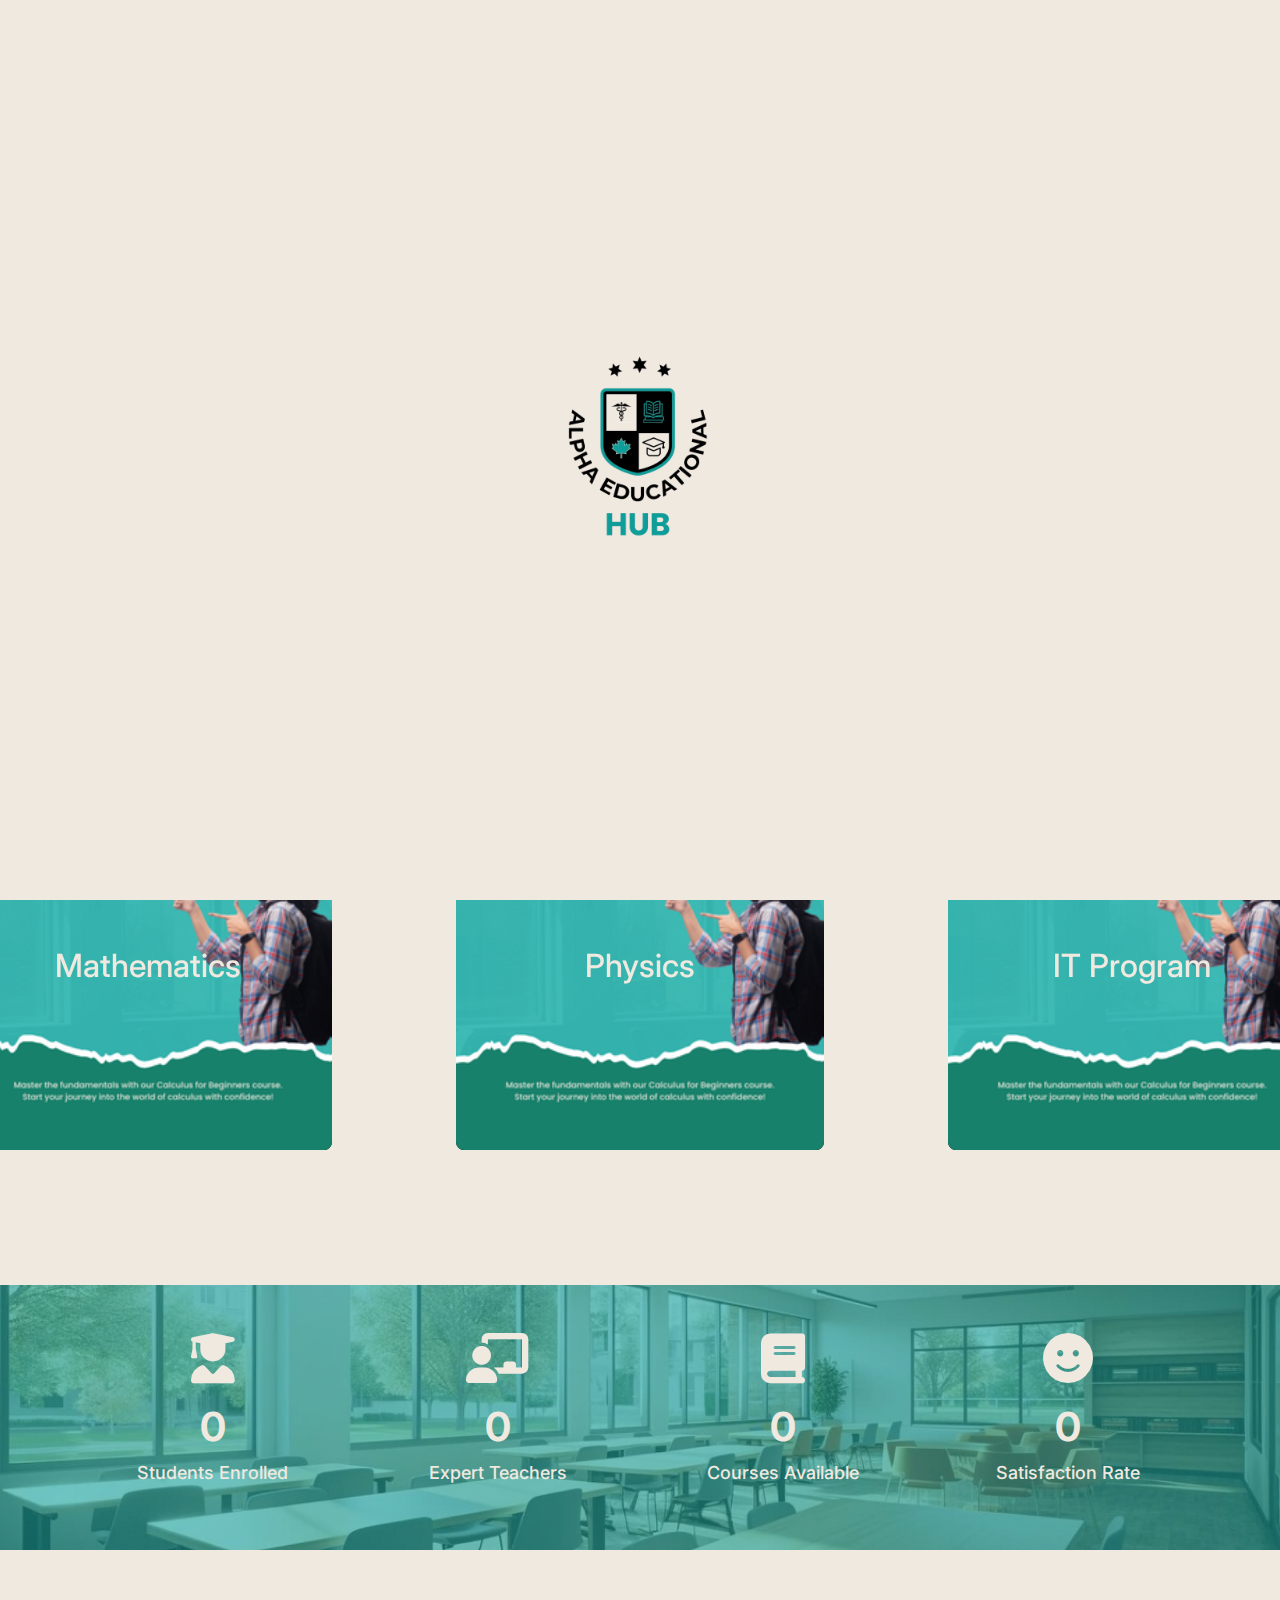
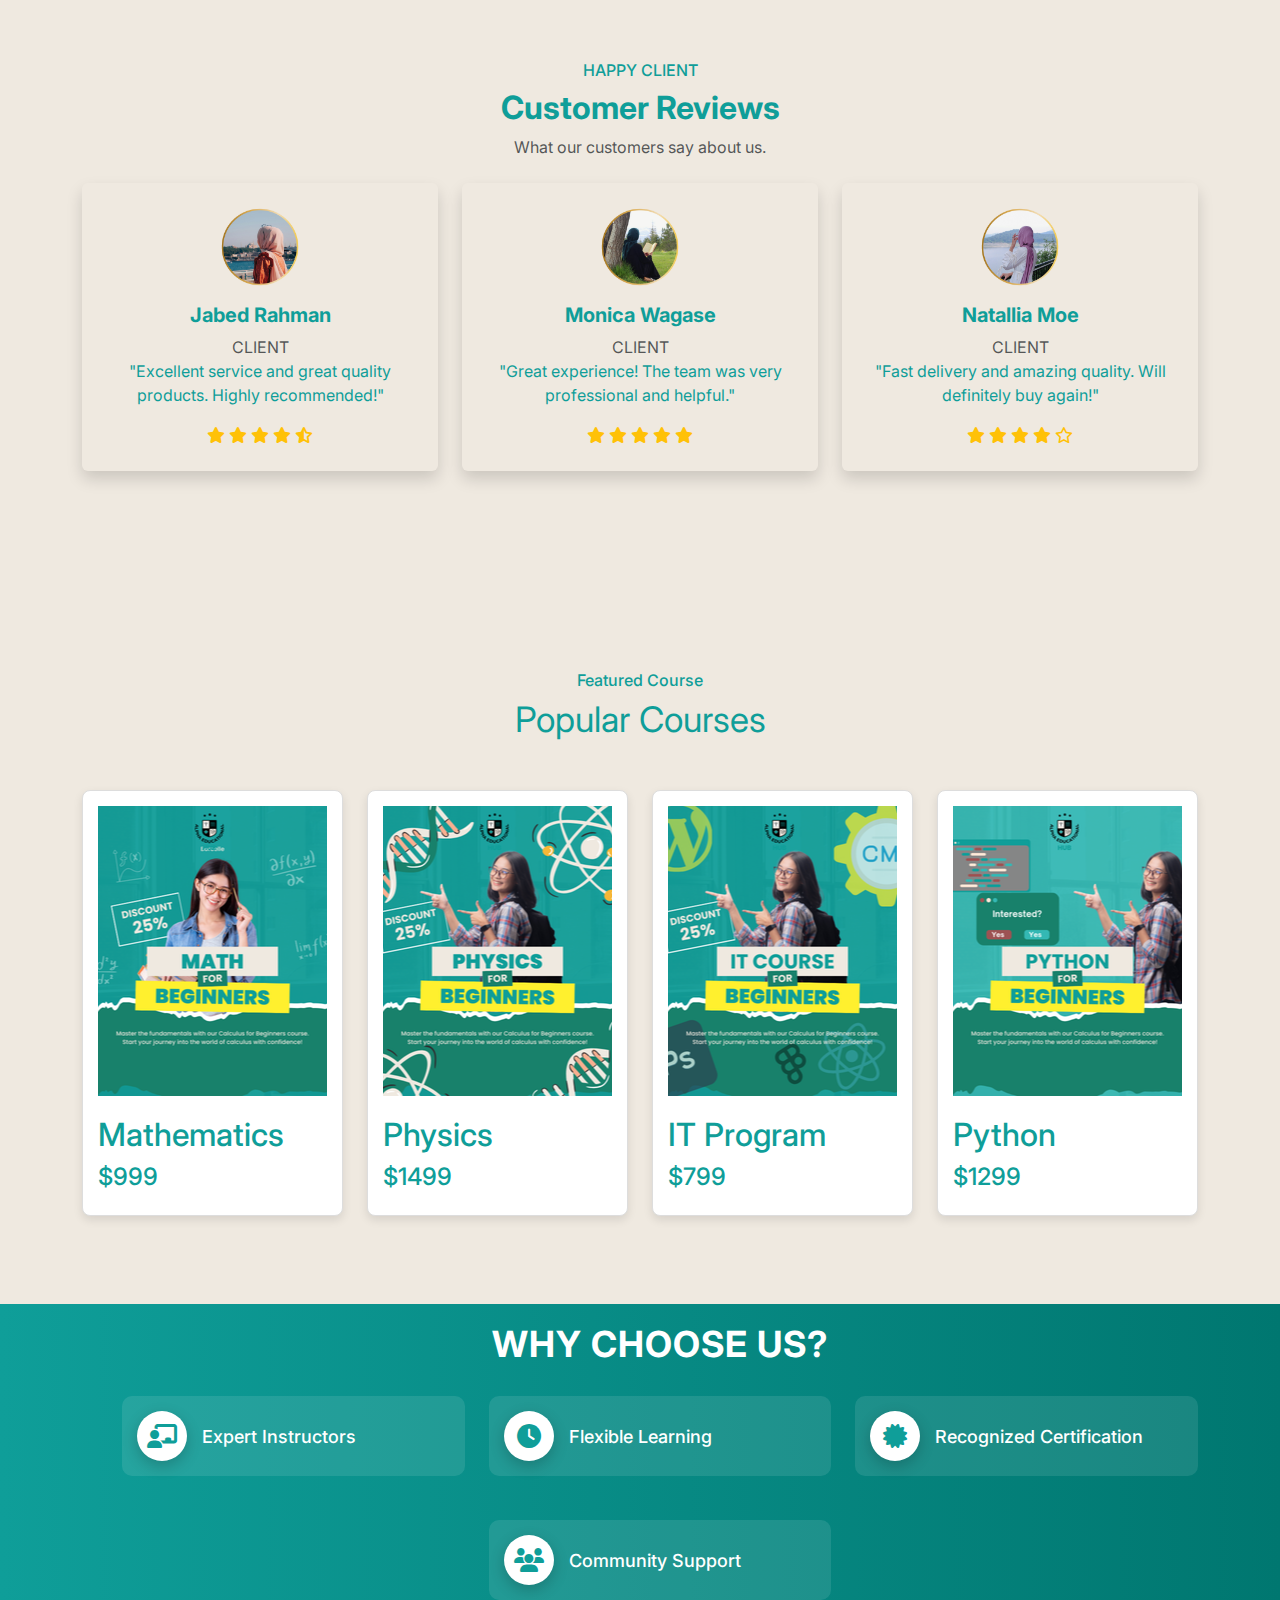
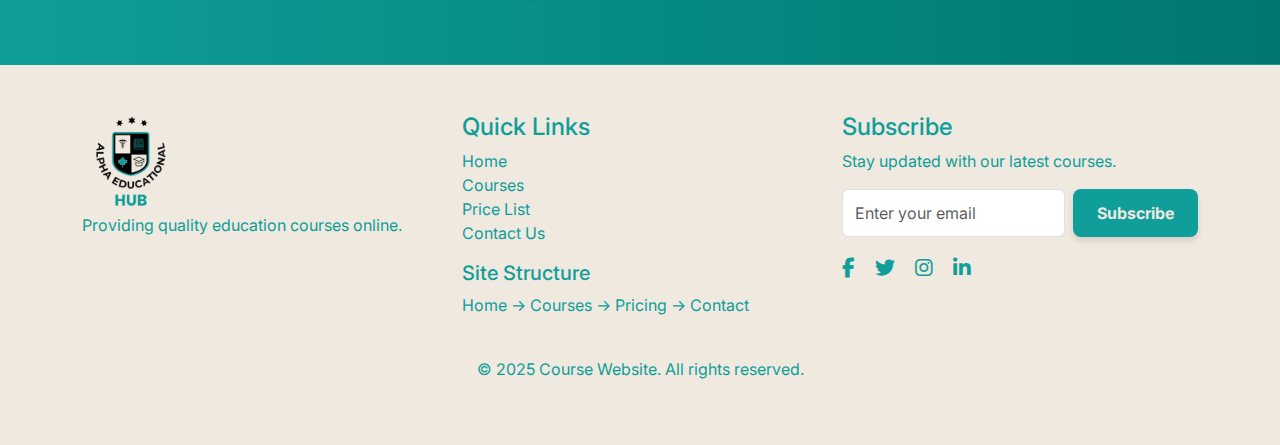
<file: index.html>
<!DOCTYPE html>
<html lang="en">
<head>
    <meta charset="UTF-8">
    <meta name="viewport" content="width=device-width, initial-scale=1.0">
    <title>Home - Course Website</title>
    <link rel="stylesheet" href="https://cdn.jsdelivr.net/npm/bootstrap@5.3.3/dist/css/bootstrap.min.css">
    <link rel="stylesheet" href="styles.css">
    <link rel="stylesheet" href="https://cdnjs.cloudflare.com/ajax/libs/font-awesome/6.7.2/css/all.min.css">
    <!-- <link rel="stylesheet" href="https://cdn.jsdelivr.net/npm/bootstrap@4.4.1/dist/css/bootstrap.min.css" integrity="sha384-Vkoo8x4CGsO3+Hhxv8T/Q5PaXtkKtu6ug5TOeNV6gBiFeWPGFN9MuhOf23Q9Ifjh" crossorigin="anonymous"> -->
    <link rel="icon" type="image/png" href="IMAGES/websitelogo (1).png">
</head>
<body>

    
    <!-- Preloader Section -->
    <div id="preloader">
        <img src="IMAGES/websitelogo__1.png" alt="Loading..." class="loader-logo">
        <div class="background-wave"></div> <!-- Background Wave Layer -->
    </div>





    <!-- Website Header -->
    <nav class="navbar navbar-expand-lg bg-light shadow-sm">
        <div class="container">
            <a class="navbar-brand" href="#">
            <img src="IMAGES/websitelogo__1.png" alt="Website Logo" height="100">
        </a>
            <button class="navbar-toggler" type="button" data-bs-toggle="collapse" data-bs-target="#navbarNav">
                <span class="navbar-toggler-icon"></span>
            </button>
            <div class="collapse navbar-collapse" id="navbarNav">
                <ul class="navbar-nav mx-auto">
                    <li class="nav-item"><a class="nav-link" href="index.html">Home</a></li>
                    <li class="nav-item dropdown">
                        <a class="nav-link dropdown-toggle" href="#" role="button" data-bs-toggle="dropdown">Courses</a>
                        <ul class="dropdown-menu">
                            <li><a class="dropdown-item" href="#">Math</a></li>
                            <li><a class="dropdown-item" href="#">English</a></li>
                            <li><a class="dropdown-item" href="#">Ecommerce</a></li>
                        </ul>
                    </li>
                    <li class="nav-item"><a class="nav-link" href="courses.html">Course Stream</a></li>
                    <li class="nav-item"><a class="nav-link" href="#">Price List</a></li>
                    <li class="nav-item"><a class="nav-link" href="contact.html">Contact Us</a></li>
                </ul>
            </div>
            <a href="#" class="getbutton">Get Started</a>
        </div>
    </nav>


<!-- Website Main Banner -->
<header class="banner">
    <div class="container">
        <div class="row align-items-center">
            <!-- Left Part -->
            <div class="col-md-6 text-left">
                <h1>Choose your path. Grow your career.</h1>
                <p>Expert-led programs. Job-ready certificates. 10,000+ ways to grow.</p>
                <a href="#" class="new-button">Save on Coursera Plus</a>
                <a href="#" class="btn banner-btn-outline">Save on Teams</a>
            </div>
            
            <!-- Right Part (Empty) -->
            <div class="col-md-6"></div>
        </div>
    </div>
</header>



<!-- FLip Box -->
<section id="courses" class="py-5">
    <div class="container text-center">
        <h2 class="text-center mb-4">Our Featured Courses</h2>
        <div class="row justify-content-center">
            <!-- Flip Box 1 -->
            <div class="col-lg-4 col-md-6 col-sm-12 mb-4">
                <div class="flip-box w-100">
                    <div class="flip-box-inner">
                        <div class="flip-box-front">
                            <h2>Mathematics</h2>
                        </div>
                        <div class="flip-box-back">
                            <p>We offer a complete math course covering everything from basic to advanced concepts. Our expert instructors teach in an easy and effective way, ensuring you can solve even complex problems with confidence. Start learning with us today!</p>
                            <button class="btn banner-btn mt-3">Learn More</button>
                        </div>
                    </div>
                </div>
            </div>

            <!-- Flip Box 2 -->
            <div class="col-lg-4 col-md-6 col-sm-12 mb-4">
                <div class="flip-box w-100">
                    <div class="flip-box-inner">
                        <div class="flip-box-front">
                            <h2>Physics</h2>
                        </div>
                        <div class="flip-box-back">
                            <p>We offer a complete physics course that covers fundamental to advanced concepts. Our expert instructors explain complex theories in a simple and practical way, helping you understand and apply physics with confidence. Start learning with us today!</p>
                            <button class="btn banner-btn mt-3">Learn More</button>
                        </div>
                    </div>
                </div>
            </div>

            <!-- Flip Box 3 -->
            <div class="col-lg-4 col-md-6 col-sm-12 mb-4">
                <div class="flip-box w-100">
                    <div class="flip-box-inner">
                        <div class="flip-box-front">
                            <h2>IT Program</h2>
                        </div>
                        <div class="flip-box-back">
                            <p>We offer a comprehensive IT program covering Web Development, SEO, Social Media Marketing (SSM), Video Editing, and E-commerce. Our expert instructors provide hands-on training to help you gain practical skills and build a successful career in the digital world. Start your journey with us today!</p>
                            <button class="btn btn-light mt-3">Learn More</button>
                        </div>
                    </div>
                </div>
            </div>

        </div>
    </div>
</section>




<!-- Cool Numbers Counter -->
<section class="cool-numbers py-5">
    <div class="container text-center">
        <div class="row">
            <div class="col-md-3">
                <i class="fas fa-user-graduate icon"></i>
                <h2 class="count" data-target="500">0</h2>
                <p>Students Enrolled</p>
            </div>
            <div class="col-md-3">
                <i class="fas fa-chalkboard-teacher icon"></i>
                <h2 class="count" data-target="30">0</h2>
                <p>Expert Teachers</p>
            </div>
            <div class="col-md-3">
                <i class="fas fa-book icon"></i>
                <h2 class="count" data-target="100">0</h2>
                <p>Courses Available</p>
            </div>
            <div class="col-md-3">
                <i class="fas fa-smile icon"></i>
                <h2 class="count" data-target="95">0</h2>
                <p>Satisfaction Rate</p>
            </div>
        </div>
    </div>
</section>


<!-- Client Reviews (Testimonial) -->
<section id="reviews" class="py-5">
    <div class="container text-center">
        <h6>HAPPY CLIENT</h6>
        <h2 class="fw-bold">Customer Reviews</h2>
        <p class="text-muted">What our customers say about us.</p>

        <div class="row justify-content-center mt-4">
            <div class="col-lg-4 col-md-6 col-sm-12 mb-4">
                <div class="review-card p-4 shadow rounded">
                    <div class="review-header">
                        <img src="IMAGES/Hummera Malik (1) (1).png" alt="Jabed Rahman" class="rounded-circle" width="80">
                    </div>
                    <div class="review-body mt-3">
                        <h5 class="fw-bold">Jabed Rahman</h5>
                        <span class="text-muted">CLIENT</span>
                        <p>"Excellent service and great quality products. Highly recommended!"</p>
                        <div class="stars text-warning">
                            <i class="fas fa-star"></i>
                            <i class="fas fa-star"></i>
                            <i class="fas fa-star"></i>
                            <i class="fas fa-star"></i>
                            <i class="fas fa-star-half-alt"></i>
                        </div>
                    </div>
                </div>
            </div>

            <div class="col-lg-4 col-md-6 col-sm-12 mb-4">
                <div class="review-card p-4 shadow rounded">
                    <div class="review-header">
                        <img src="IMAGES/Hummera Malik (1).png" alt="Monica Wagase" class="rounded-circle" width="80">
                    </div>
                    <div class="review-body mt-3">
                        <h5 class="fw-bold">Monica Wagase</h5>
                        <span class="text-muted">CLIENT</span>
                        <p>"Great experience! The team was very professional and helpful."</p>
                        <div class="stars text-warning">
                            <i class="fas fa-star"></i>
                            <i class="fas fa-star"></i>
                            <i class="fas fa-star"></i>
                            <i class="fas fa-star"></i>
                            <i class="fas fa-star"></i>
                        </div>
                    </div>
                </div>
            </div>

            <div class="col-lg-4 col-md-6 col-sm-12 mb-4">
                <div class="review-card p-4 shadow rounded">
                    <div class="review-header">
                        <img src="IMAGES/ummi danial.png" alt="Natallia Moe" class="rounded-circle" width="80">
                    </div>
                    <div class="review-body mt-3">
                        <h5 class="fw-bold">Natallia Moe</h5>
                        <span class="text-muted">CLIENT</span>
                        <p>"Fast delivery and amazing quality. Will definitely buy again!"</p>
                        <div class="stars text-warning">
                            <i class="fas fa-star"></i>
                            <i class="fas fa-star"></i>
                            <i class="fas fa-star"></i>
                            <i class="fas fa-star"></i>
                            <i class="far fa-star"></i>
                        </div>
                    </div>
                </div>
            </div>
        </div>
    </div>
</section>





<!-- Course Section Data in Products.json -->
<div class="container mt-5 mb-2">
    <div class="row" id="product-container">
    </div>
</div>





<!-- Website JavaScript Tag  -->
<script src="script.js"></script>



<!-- Why Choose us -->
<section class="why-choose-us">
    <div class="container d-flex justify-content-center align-items-center flex-column">
        <div class="choose-content text-center">
            <h2>Why Choose Us?</h2>
            
            <div class="row justify-content-center">
                <!-- Box 1 -->
                <div class="col-lg-4 col-md-6 col-sm-12 mb-4">
                    <div class="choose-box">
                        <div class="choose-icon"><i class="fas fa-chalkboard-teacher"></i></div>
                        <p>Expert Instructors</p>
                    </div>
                </div>

                <!-- Box 2 -->
                <div class="col-lg-4 col-md-6 col-sm-12 mb-4">
                    <div class="choose-box">
                        <div class="choose-icon"><i class="fas fa-clock"></i></div>
                        <p>Flexible Learning</p>
                    </div>
                </div>

                <!-- Box 3 -->
                <div class="col-lg-4 col-md-6 col-sm-12 mb-4">
                    <div class="choose-box">
                        <div class="choose-icon"><i class="fas fa-certificate"></i></div>
                        <p>Recognized Certification</p>
                    </div>
                </div>

                <!-- Box 4 -->
                <div class="col-lg-4 col-md-6 col-sm-12 mb-4">
                    <div class="choose-box">
                        <div class="choose-icon"><i class="fas fa-users"></i></div>
                        <p>Community Support</p>
                    </div>
                </div>
            </div>
        </div>
    </div>
</section>


<!-- Website Footer -->
<footer class="footer-custom text-white py-5">
    <div class="container">
        <div class="row">
            <!-- Logo & About Section -->
            <div class="col-md-4">
                <a href="index.html">
                    <img src="IMAGES/websitelogo__1.png" alt="Your Logo" class="footer-logo" height="100">
                </a>
                <p>Providing quality education courses online.</p>
            </div>

            <!-- Quick Links & Navigation -->
            <div class="col-md-4">
                <h4>Quick Links</h4>
                <ul class="list-unstyled">
                    <li><a href="#" >Home</a></li>
                    <li><a href="#" >Courses</a></li>
                    <li><a href="#" >Price List</a></li>
                    <li><a href="#" >Contact Us</a></li>
                </ul>
                <h5 class="mt-3">Site Structure</h5>
                <p>Home → Courses → Pricing → Contact</p>
            </div>

            <!-- Subscription & Social Media -->
            <div class="col-md-4">
                <h4>Subscribe</h4>
                <p>Stay updated with our latest courses.</p>
                <div class="d-flex">
                    <input type="email" class="form-control me-2" placeholder="Enter your email">
                    <button class="btn banner-btn">Subscribe</button>
                </div>
                <div class="social-icons mt-3">
                    <a href="#" class="me-3"><i class="fab fa-facebook-f"></i></a>
                    <a href="#" class="me-3"><i class="fab fa-twitter"></i></a>
                    <a href="#" class="me-3"><i class="fab fa-instagram"></i></a>
                    <a href="#" ><i class="fab fa-linkedin-in"></i></a>
                </div>
            </div>
        </div>
    </div>
    <div class="text-center mt-4">
        <p>&copy; 2025 Course Website. All rights reserved.</p>
    </div>
</footer>

<script>
    document.addEventListener("DOMContentLoaded", function () {
        document.querySelectorAll('.flip-box').forEach(box => {
            const front = box.querySelector('.flip-box-front');
            const back = box.querySelector('.flip-box-back');
            const height = Math.max(front.scrollHeight, back.scrollHeight);
            box.style.height = `${height}px`;
        });
    });
    </script>
    

</body>
</html>
</file>
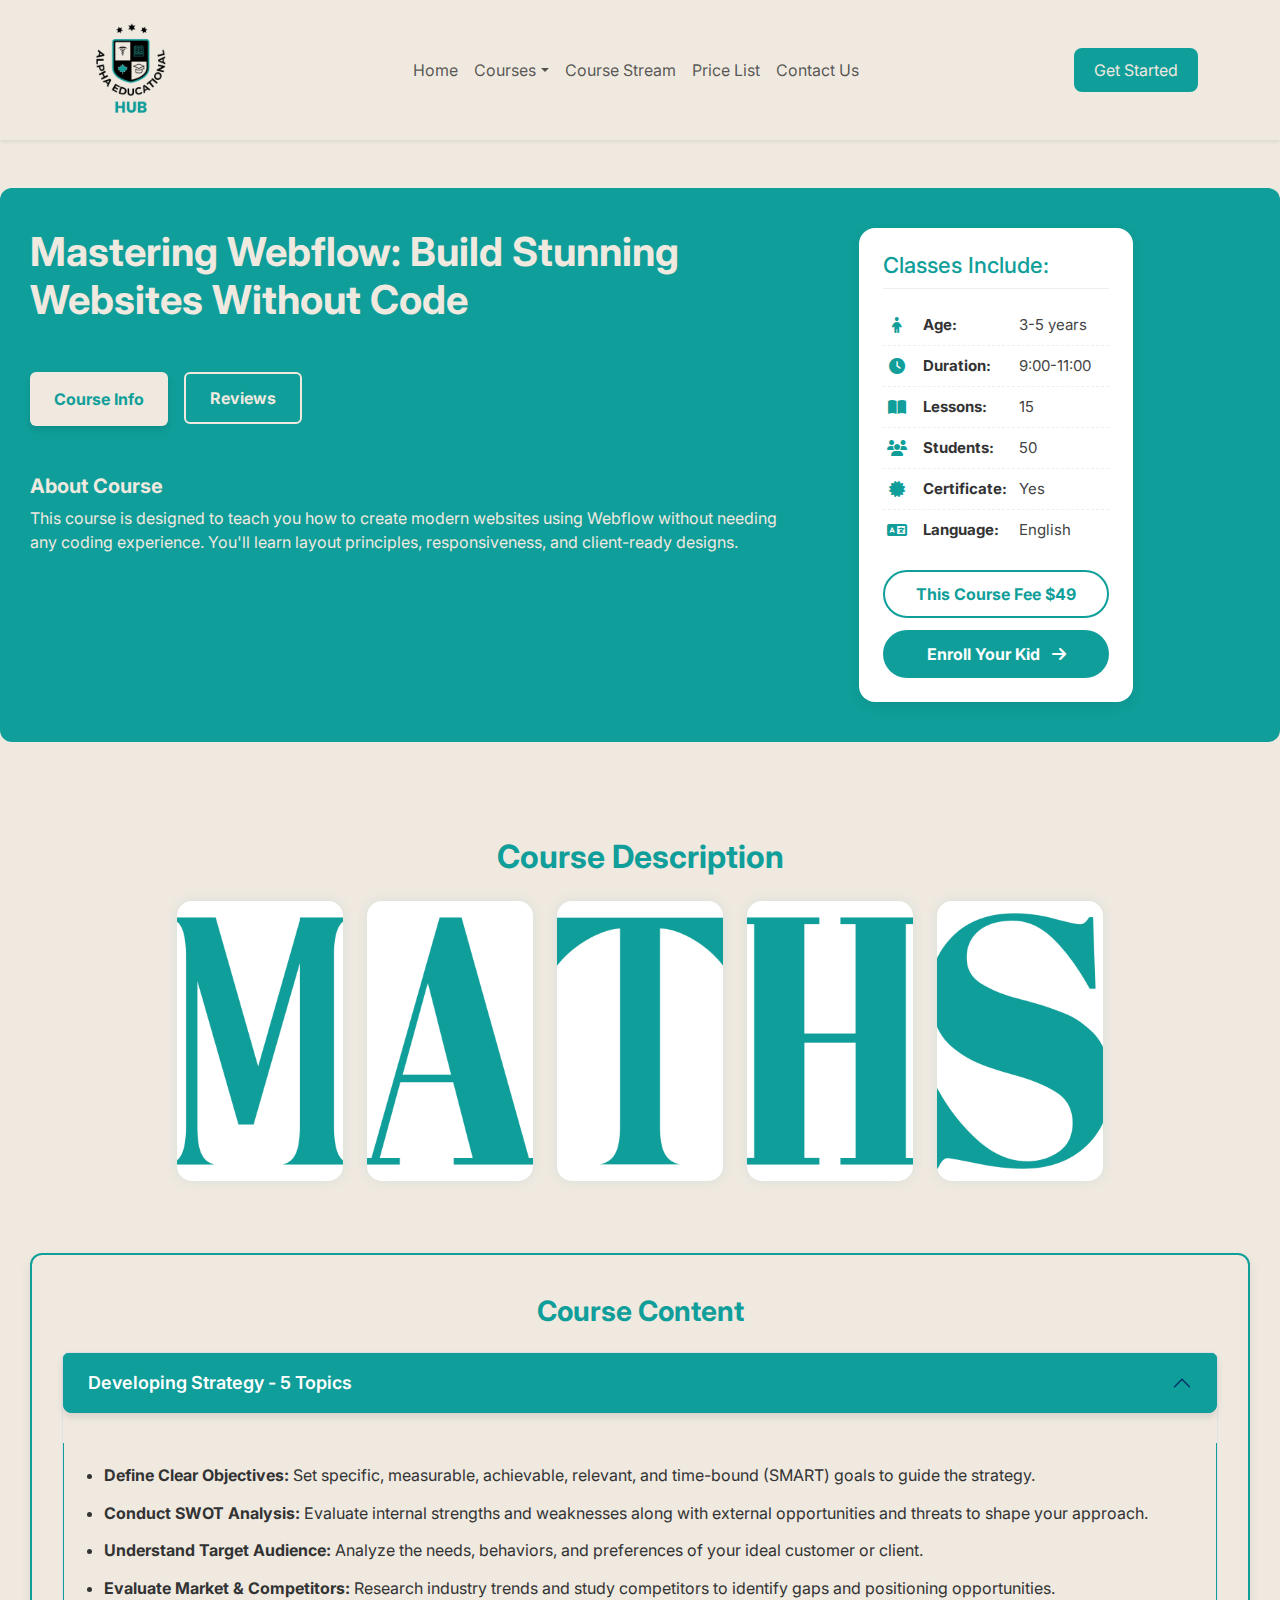
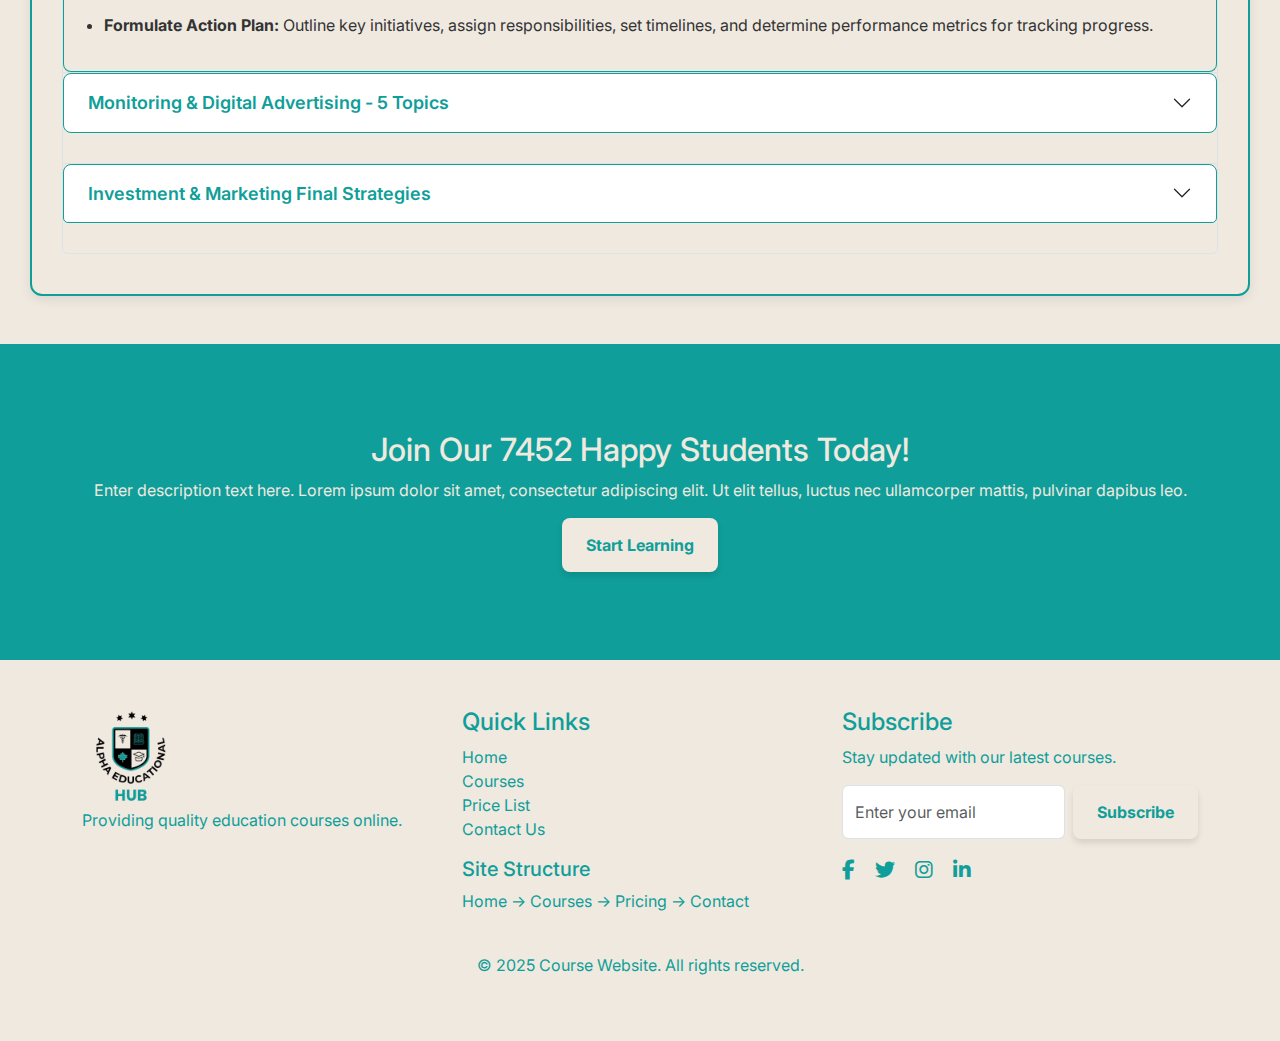
<file: courses.html>
<!DOCTYPE html>
<html lang="en">
<head>
  <meta charset="UTF-8" />
  <meta name="viewport" content="width=device-width, initial-scale=1" />
  <title>Course Details</title>
  <link href="https://cdn.jsdelivr.net/npm/bootstrap@5.3.3/dist/css/bootstrap.min.css" rel="stylesheet">
  <link href="https://cdnjs.cloudflare.com/ajax/libs/font-awesome/6.5.0/css/all.min.css" rel="stylesheet">
  <link rel="icon" type="image/png" href="IMAGES/websitelogo (1).png">
  <link rel="stylesheet" href="courses.css">

</head>
<body>


<!-- Website Header -->
<nav class="navbar navbar-expand-lg bg-light shadow-sm">
    <div class="container">
        <a class="navbar-brand" href="#">
        <img src="IMAGES/websitelogo__1.png" alt="Website Logo" height="100">
    </a>
        <button class="navbar-toggler" type="button" data-bs-toggle="collapse" data-bs-target="#navbarNav">
            <span class="navbar-toggler-icon"></span>
        </button>
        <div class="collapse navbar-collapse" id="navbarNav">
            <ul class="navbar-nav mx-auto">
                <li class="nav-item"><a class="nav-link" href="index.html">Home</a></li>
                <li class="nav-item dropdown">
                    <a class="nav-link dropdown-toggle" href="#" role="button" data-bs-toggle="dropdown">Courses</a>
                    <ul class="dropdown-menu">
                        <li><a class="dropdown-item" href="#">Math</a></li>
                        <li><a class="dropdown-item" href="#">English</a></li>
                        <li><a class="dropdown-item" href="#">Ecommerce</a></li>
                    </ul>
                </li>
                <li class="nav-item"><a class="nav-link" href="course.html">Course Stream</a></li>
                <li class="nav-item"><a class="nav-link" href="#">Price List</a></li>
                <li class="nav-item"><a class="nav-link" href="#">Contact Us</a></li>
            </ul>
        </div>
        <a href="#" class="getbutton">Get Started</a>
    </div>
</nav>





<!-- Full Width Section Without Container Limit -->
<section class="py-5" style="width: 100%;">
  <div class="custom-container mx-auto">
    <div class="row g-4 align-items-stretch">

      <!-- Left Column -->
      <div class="col-lg-8 d-flex flex-column justify-content-between pe-5">
        <div>
          <h1 class="fw-bold mb-5 h1-heading">Mastering Webflow: Build Stunning Websites Without Code</h1>

          <!-- Tabs -->
<ul class="nav nav-pills mb-3 mt-5 mb-5 gap-3" id="courseTab" role="tablist">
  <li class="nav-item" role="presentation">
    <button class="nav-link tab-course-info" id="info-tab" data-bs-toggle="pill" data-bs-target="#info" type="button" role="tab">Course Info</button>
  </li>
  <li class="nav-item" role="presentation">
    <button class="nav-link tab-reviews" id="reviews-tab" data-bs-toggle="pill" data-bs-target="#reviews" type="button" role="tab">Reviews</button>
  </li>
</ul>

          

          <!-- Tab Content -->
          <div class="tab-content mt-5 " id="courseTabContent">
            <div class="tab-pane fade show active" id="info" role="tabpanel">
              <h5 class="h5-heading">About Course</h5>
              <p class="p-phara">This course is designed to teach you how to create modern websites using Webflow without needing any coding experience. You'll learn layout principles, responsiveness, and client-ready designs.</p>
            </div>
            <div class="tab-pane fade" id="reviews" role="tabpanel">
              <h5>Student Reviews</h5>
              <p>⭐⭐⭐⭐☆ – "Amazing course, very easy to follow!"</p>
              <p>⭐⭐⭐⭐⭐ – "I built my portfolio website with this."</p>
            </div>
          </div>
        </div>
      </div>

      <!-- Right Column -->
      <div class="col-lg-4">
        <div class="course-card">
          <div>
            <h2>Classes Include:</h2>
            <ul class="course-details">
              <li><span class="icon"><i class="fas fa-child"></i></span><strong>Age:</strong> 3-5 years</li>
              <li><span class="icon"><i class="fas fa-clock"></i></span><strong>Duration:</strong> 9:00-11:00</li>
              <li><span class="icon"><i class="fas fa-book-open"></i></span><strong>Lessons:</strong> 15</li>
              <li><span class="icon"><i class="fas fa-users"></i></span><strong>Students:</strong> 50</li>
              <li><span class="icon"><i class="fas fa-certificate"></i></span><strong>Certificate:</strong> Yes</li>
              <li><span class="icon"><i class="fas fa-language"></i></span><strong>Language:</strong> English</li>
            </ul>
          </div>
          <div class="buttons">
            <button class="price-btn">This Course Fee $49</button>
            <button class="enroll-btn">Enroll Your Kid <i class="fas fa-arrow-right ms-2"></i></button>
          </div>
        </div>
      </div>

    </div>
  </div>
</section>




<!--  boxes -->
<div class="container py-5">
  <h2 class="text-center fw-bold mb-4">Course Description</h2>

  <div class="row g-4 justify-content-center">

    <!-- Box 1 -->
    <div class="col-12 col-sm-6 col-md-4 col-lg-2">
      <div class="flip-box">
        <div class="flip-box-inner">
          <div class="flip-box-front math-front"></div>
          <div class="flip-box-back">Logic & Numbers</div>
        </div>
      </div>
    </div>

    <!-- Box 2 -->
    <div class="col-12 col-sm-6 col-md-4 col-lg-2">
      <div class="flip-box">
        <div class="flip-box-inner">
          <div class="flip-box-front science-front"></div>
          <div class="flip-box-back">Explore Nature</div>
        </div>
      </div>
    </div>

    <!-- Box 3 -->
    <div class="col-12 col-sm-6 col-md-4 col-lg-2">
      <div class="flip-box">
        <div class="flip-box-inner">
          <div class="flip-box-front english-front"></div>
          <div class="flip-box-back">Words & Stories</div>
        </div>
      </div>
    </div>

    <!-- Box 4 -->
    <div class="col-12 col-sm-6 col-md-6 col-lg-2">
      <div class="flip-box">
        <div class="flip-box-inner">
          <div class="flip-box-front history-front"></div>
          <div class="flip-box-back">Past Events</div>
        </div>
      </div>
    </div>

    <!-- Box 5 -->
    <div class="col-12 col-sm-6 col-md-6 col-lg-2">
      <div class="flip-box">
        <div class="flip-box-inner">
          <div class="flip-box-front geography-front"></div>
          <div class="flip-box-back">Earth & Maps</div>
        </div>
      </div>
    </div>

  </div>
</div>






<!-- Course Vedio -->
  <div class="course-content mt-4 course-vedio">
    <h2 class="text-center fw-bold mb-4">Course Content</h2> <!-- Heading added here -->
    <div class="accordion" id="courseAccordion">
        <div class="accordion-item">
            <h2 class="accordion-header">
                <button class="accordion-button" type="button" data-bs-toggle="collapse" data-bs-target="#collapseOne">
                    Developing Strategy - 5 Topics
                </button>
            </h2>
            <div id="collapseOne" class="accordion-collapse collapse show" data-bs-parent="#courseAccordion">
              <div class="accordion-body">
                <ul>
                  <li><strong>Define Clear Objectives:</strong> Set specific, measurable, achievable, relevant, and time-bound (SMART) goals to guide the strategy.</li>
                  <li><strong>Conduct SWOT Analysis:</strong> Evaluate internal strengths and weaknesses along with external opportunities and threats to shape your approach.</li>
                  <li><strong>Understand Target Audience:</strong> Analyze the needs, behaviors, and preferences of your ideal customer or client.</li>
                  <li><strong>Evaluate Market & Competitors:</strong> Research industry trends and study competitors to identify gaps and positioning opportunities.</li>
                  <li><strong>Formulate Action Plan:</strong> Outline key initiatives, assign responsibilities, set timelines, and determine performance metrics for tracking progress.</li>
                </ul>
              </div>
              
            </div>
        </div>
        <div class="accordion-item">
            <h2 class="accordion-header">
                <button class="accordion-button collapsed" type="button" data-bs-toggle="collapse" data-bs-target="#collapseTwo">
                    Monitoring & Digital Advertising - 5 Topics
                </button>
            </h2>
            <div id="collapseTwo" class="accordion-collapse collapse" data-bs-parent="#courseAccordion">
              <div class="accordion-body">
                <ul>
                  <li><strong>Ad Performance Tracking:</strong> Monitor impressions, clicks, conversions, and ROI across all advertising platforms.</li>
                  <li><strong>Audience Analytics:</strong> Analyze demographics, interests, and behaviors to refine targeting and messaging.</li>
                  <li><strong>A/B Testing:</strong> Test different ad creatives, headlines, and CTAs to determine what drives better performance.</li>
                  <li><strong>Real-Time Campaign Monitoring:</strong> Use tools to track campaigns in real-time and make adjustments for optimization.</li>
                  <li><strong>Budget & Bidding Strategy:</strong> Monitor spend and adjust bidding strategies to maximize returns and reduce waste.</li>
                </ul>
              </div>
              
            </div>
        </div>
        <div class="accordion-item">
            <h2 class="accordion-header">
                <button class="accordion-button collapsed" type="button" data-bs-toggle="collapse" data-bs-target="#collapseThree">
                    Investment & Marketing Final Strategies
                </button>
            </h2>
            <div id="collapseThree" class="accordion-collapse collapse" data-bs-parent="#courseAccordion">
              <div class="accordion-body">
                <ul>
                  <li><strong>Allocate Budget Wisely:</strong> Distribute funds strategically across high-performing channels and growth opportunities.</li>
                  <li><strong>Diversify Marketing Channels:</strong> Invest in a mix of digital, print, influencer, and affiliate marketing to reduce risk and maximize reach.</li>
                  <li><strong>Focus on ROI-Driven Campaigns:</strong> Prioritize strategies that offer measurable returns and contribute directly to business goals.</li>
                  <li><strong>Leverage Data for Decision-Making:</strong> Use analytics and consumer insights to guide future investments and refine marketing tactics.</li>
                  <li><strong>Build Long-Term Brand Equity:</strong> Invest in consistent branding, customer loyalty programs, and value-driven messaging to sustain long-term growth.</li>
                </ul>
              </div>
              
            </div>
        </div>
    </div>
</div>




<!-- Cta Section -->
<div class="course-cta-section text-center py-5 mt-5 joinsection">
    <h2>Join Our 7452 Happy Students Today!</h2>
    <p>Enter description text here. Lorem ipsum dolor sit amet, consectetur adipiscing elit. Ut elit tellus, luctus nec ullamcorper mattis, pulvinar dapibus leo.</p>
    <button class="btn banner-btn">Start Learning</button>
</div>



<!-- Footer -->
  <footer class="footer-custom text-white py-5">
    <div class="container">
        <div class="row">
            <!-- Logo & About Section -->
            <div class="col-md-4">
                <a href="index.html">
                    <img src="IMAGES/websitelogo__1.png" alt="Your Logo" class="footer-logo" height="100">
                </a>
                <p>Providing quality education courses online.</p>
            </div>

            <!-- Quick Links & Navigation -->
            <div class="col-md-4">
                <h4>Quick Links</h4>
                <ul class="list-unstyled">
                    <li><a href="#" >Home</a></li>
                    <li><a href="#" >Courses</a></li>
                    <li><a href="#" >Price List</a></li>
                    <li><a href="#" >Contact Us</a></li>
                </ul>
                <h5 class="mt-3">Site Structure</h5>
                <p>Home → Courses → Pricing → Contact</p>
            </div>

            <!-- Subscription & Social Media -->
            <div class="col-md-4">
                <h4>Subscribe</h4>
                <p>Stay updated with our latest courses.</p>
                <div class="d-flex">
                    <input type="email" class="form-control me-2" placeholder="Enter your email">
                    <button class="btn banner-btn">Subscribe</button>
                </div>
                <div class="social-icons mt-3">
                    <a href="#" class="me-3"><i class="fab fa-facebook-f"></i></a>
                    <a href="#" class="me-3"><i class="fab fa-twitter"></i></a>
                    <a href="#" class="me-3"><i class="fab fa-instagram"></i></a>
                    <a href="#" ><i class="fab fa-linkedin-in"></i></a>
                </div>
            </div>
        </div>
    </div>
    <div class="text-center mt-4">
        <p>&copy; 2025 Course Website. All rights reserved.</p>
    </div>
</footer>

<script src="https://cdn.jsdelivr.net/npm/bootstrap@5.3.3/dist/js/bootstrap.bundle.min.js"></script>


</body>
</html>
</file>
<file: styles.css>
@import url('https://fonts.googleapis.com/css2?family=Inter:wght@100..900&family=Poppins:wght@100..900&display=swap');
@import url('https://fonts.googleapis.com/css2?family=Inter:ital,opsz,wght@0,14..32,100..900;1,14..32,100..900&family=Poppins:ital,wght@0,100;0,200;0,300;0,400;0,500;0,600;0,700;0,800;0,900;1,100;1,200;1,300;1,400;1,500;1,600;1,700;1,800;1,900&display=swap');


/* Body (Global Style) */
body {
    font-family: 'Poppins', sans-serif;
    background-color: #efe9e0;
    color: #0f9e99;
    box-sizing: border-box;
    font-family: "Inter", sans-serif;
  font-optical-sizing: auto;
  font-weight: weight;
  font-style: normal;
}




/* Preloader Section */
#preloader {
    position: fixed;
    width: 100%;
    height: 100%;
    display: flex;
    align-items: center;
    justify-content: center;
    background: #efe9e0; /* Light Background */
    z-index: 9999;
    overflow: hidden;
}

/* Loader Logo Animation */
.loader-logo {
    width: 120px;
    animation: pulse 1.5s infinite alternate ease-in-out;
    position: relative;
    z-index: 10;
}

/* Background Wave Animation */
.background-wave {
    position: absolute;
    bottom: 0;
    left: 0;
    width: 100%;
    height: 0%;
    background: #0f9e99; /* Green */
    animation: waveFill 5s ease-in-out forwards;
}

/* Keyframe for Wave Fill & Smooth Disappearance */
@keyframes waveFill {
    0% { height: 0%; border-radius: 50% 50% 0 0; }
    30% { height: 50%; border-radius: 30% 30% 0 0; } /* Smooth curve */
    60% { height: 100%; border-radius: 0; } /* FULL SCREEN REACHED */
    80% { height: 100%; } /* Hold full screen */
    100% { height: 0%; opacity: 0; } /* Smooth fade-out from bottom */
}

/* Keyframe for Logo Scaling Animation */
@keyframes pulse {
    0% { transform: scale(1); opacity: 0.6; }
    100% { transform: scale(1.2); opacity: 1; }
}

/* Hide Main Content Initially */
#content {
    display: none;
}
.loader-logo {
width: 200px;  /* Increase size */
height: auto;  /* Maintain aspect ratio */
max-width: 100%; /* Responsive */
}





/* NavBar (Website Header) */
.navbar {
    background-color: #efe9e0 !important;
    padding: 15px 0;
    box-shadow: 0 4px 6px rgba(0, 0, 0, 0.1);
}
.navbar-brand {
    font-size: 24px;
    font-weight: bold;
    color: #efe9e0fe;
}

.getbutton{
    background-color: #0f9e99;
    color: #efe9e0;
    text-decoration: none;
    padding: 10px 20px;
    border-radius: 8px;
}
.getbutton:hover{
    background-color: #ffffff;
    color: #0f9e99;
}
/* Dropdown on Hover */
.nav-item.dropdown:hover .dropdown-menu {
    display: block;
}
/* Dropdown Styling */
.dropdown-menu {
    background: #efe9e0;
    border-radius: 8px;
    padding: 10px;
    border: none;
    box-shadow: 0 4px 8px rgba(0, 0, 0, 0.2);
    min-width: 200px;
}

/* Dropdown Links */
.dropdown-menu .dropdown-item {
    color: #0f9e99;
    padding: 10px 15px;
    transition: all 0.3s ease-in-out;
    border-radius: 8px;
}

/* Hover Effect on Dropdown Items */
.dropdown-menu .dropdown-item:hover {
    background: #0f9e99;
    color: #efe9e0;
}





/* Website Banner */
.banner {
    position: relative;
    height: 400px;
    background: url('IMAGES/Website\ Banner.png') no-repeat center center/cover;
    height: 60vh;
    color: #efe9e0;
    overflow: hidden;
    display: flex;
    align-items: center;
}

.banner::before {
    content: "";
    position: absolute;
    top: 0;
    left: 0;
    width: 100%;
    height: 100%;
    background: rgba(0, 0, 0, 0.0.5);
}

.banner .container {
    position: relative;
    z-index: 2;
}

.banner h1 {
    font-size: 2rem;
    font-weight: bold;
    color:#efe9e0;
}

.banner p {
    font-size: 1rem;
    margin-bottom: 15px;
}

.banner .btn {
    margin-right: 10px;
}
.new-button{
    background: #efe9e0;
    color: #0f9e99;
    padding: 15px 24px;
    font-size: 16px;
    font-weight: bold;
    border-radius: 8px;
    border: none;
    transition: 0.3s ease-in-out;
    box-shadow: 0px 4px 6px rgba(0, 0, 0, 0.1);
}
.new-button:hover{
    background-color: #0f9e99;
    color: #efe9e0;
    transform: scale(1.08);
    box-shadow: 0px 6px 10px rgba(0, 0, 0, 0.2);

}
.banner-btn {
    background-color: #0f9e99;
    color: #efe9e0;
    padding: 12px 24px;
    font-size: 16px;
    font-weight: bold;
    border-radius: 8px;
    border: none;
    transition: 0.3s ease-in-out;
    box-shadow: 0px 4px 6px rgba(0, 0, 0, 0.1);
}

.banner-btn:hover {
    background-color: #efe9e0;
    color: #0f9e99;
    transform: scale(1.08);
    box-shadow: 0px 6px 10px rgba(0, 0, 0, 0.2);
}

.banner-btn-outline {
    background: transparent;
    color: #efe9e0;
    border: 2px solid #efe9e0;
    padding: 12px 24px;
    font-size: 16px;
    font-weight: bold;
    border-radius: 8px;
    transition: 0.3s ease-in-out;
}

.banner-btn-outline:hover {
    background-color: #0f9e99;
    color: #efe9e0;
    transform: scale(1.05);
}




/* Courses Section */
#courses .container {
    width: 100%;
    max-width: 1200px;
    margin: 0 auto;
    display: flex;
    flex-direction: column;
    align-items: center;
}

/* Row to align boxes properly */
#courses .row {
    display: flex;
    justify-content: space-between;
    flex-wrap: nowrap;
    width: 100%;
    gap: 100px;
}

/* Flip Box */
.flip-box {
    width: 400px;
    min-height: 40vh;
    perspective: 1000px;
    display: flex;
    justify-content: center;
    align-items: stretch;
    border-radius: 8px;
    margin-bottom: 7vh;
    background: #000;
    transition: height 0.3s ease-in-out;
}

/* Inner flip effect */
.flip-box-inner {
    position: relative;
    width: 100%;
    height: 100%;
    text-align: center;
    transition: transform 0.8s;
    transform-style: preserve-3d;
    border-radius: inherit;
}

/* Hover Effect */
.flip-box:hover .flip-box-inner {
    transform: rotateY(180deg);
}

/* Front & Back */
.flip-box-front, .flip-box-back {
    position: absolute;
    width: 100%;
    height: 100%;
    display: flex;
    justify-content: center;
    align-items: center;
    backface-visibility: hidden;
    border-radius: inherit;
    padding: 20px;
    box-sizing: border-box;
}

/* Front Side */
.flip-box-front {
    background-image: url("IMAGES/flipbox.png");
    background-size: cover;
    background-position: center;
    background-repeat: no-repeat;
    color: #efe9e0;
    font-size: 20px;
    font-weight: bold;
    z-index: 2;
}

/* Back Side */
.flip-box-back {
    background-color: #efe9e0;
    color: #0f9e99;
    transform: rotateY(180deg);
    flex-direction: column;
    z-index: 1;
    border: 2px solid #0f9e99;
    overflow-y: auto;
}

/* Flip Box Media Query For Responsiveness */
@media (max-width: 1200px) {
    .flip-box {
        width: 60%;
    }
}

@media (max-width: 992px) {
    #courses .row {
        flex-wrap: wrap;
        justify-content: center;
    }
    .flip-box {
        width: 70%;
    }
}

@media (max-width: 768px) {
    #courses .row {
        flex-direction: column;
        align-items: center;
    }

    .flip-box {
        width: 100% !important;
        min-height: auto;
    }

    .flip-box-inner {
        height: auto;
    }

    .flip-box-front, .flip-box-back {
        height: auto;
        flex-direction: column;
        padding: 20px;
    }

    .flip-box-back p {
        font-size: 16px;
        line-height: 1.5;
    }
}

@media (max-width: 576px) {
    .flip-box {
        width: 100% !important;
    }

    .flip-box-front, .flip-box-back {
        padding: 15px;
    }

    .flip-box-back p {
        font-size: 15px;
    }
}





/* Cool Numbers Counter */
.cool-numbers {
    position: relative;
    color: #efe9e0;
    display: flex;
    align-items: center;
    justify-content: center;
    text-align: center;
    margin-bottom: 7vh; 

    background-image: url("IMAGES/counter-down.jpg");
    background-size: cover;
    background-position: center;

}

/* Background Overlay */
.cool-numbers::before {
    content: "";
    position: absolute;
    top: 0;
    left: 0;
    width: 100%;
    height: 100%;
    background: rgba(15, 158, 153, 0.6)  /* 0.6 is opacity (0 = fully transparent, 1 = fully opaque) */;
    z-index: 1;
}

/* Ensuring Content Stays Above Overlay */
.cool-numbers .container {
    position: relative;
    z-index: 2;
}

/* Styling for Numbers & Icons */
.cool-numbers h2 {
    font-size: 40px;
    font-weight: bold;
    margin-top: 10px;
}

.cool-numbers p {
    font-size: 18px;
    font-weight: 500;
}

.icon {
    font-size: 50px;
    color: #efe9e0;
    margin-bottom: 10px;
}


/* Client Reviews (Testimonial) */
.testimonials {
    background-color: #efe9e0;
    padding: 50px 0;
    text-align: center;
    transform: translateY(-5px);

}


/* Course Section Data in Products.json */
a,
a:hover {
    text-decoration: none;
    color: inherit;
}

.section-products {
    padding: 80px 0 54px;
}

.section-products .header {
    margin-bottom: 50px;
}

.section-products .header h3 {
    font-size: 1rem;
    color: #0f9e99;
    font-weight: 500;
}

.section-products .header h2 {
    font-size: 2.2rem;
    font-weight: 400;
    color: #0f9e99; 
}

.single-product {
    background: #ffffff; /* White background */
    border: 1px solid #ddd; /* Light grey border */
    border-radius: 8px; /* Rounded corners */
    box-shadow: 0 4px 10px rgba(0, 0, 0, 0.1); /* Light shadow */
    padding: 15px; /* Spacing inside card */
    transition: all 0.3s ease-in-out;;
}
.section-products .single-product {
    margin-bottom: 26px;
}

.section-products .single-product .part-1 {
    position: relative;
    height: 290px;
    max-height: 290px;
    margin-bottom: 20px;
    overflow: hidden;
    background-size: cover;
    background-position: center;
    transition: all 0.3s;
}

.section-products .single-product:hover .part-1 {
    transform: scale(1.1);
    border-radius: 8px;
}

.section-products .single-product .part-1 .discount,
.section-products .single-product .part-1 .new {
    position: absolute;
    top: 15px;
    left: 20px;
    color: #efe9e0;
    background-color: #0f9e99;
    padding: 2px 8px;
    text-transform: uppercase;
    font-size: 0.85rem;
}

.section-products .single-product .part-1 .new {
    left: 0;
    background-color: #444444;
}

.section-products .single-product .part-1 ul {
    position: absolute;
    bottom: -41px;
    left: 20px;
    margin: 0;
    padding: 0;
    list-style: none;
    opacity: 0;
    transition: bottom 0.5s, opacity 0.5s;
}

.section-products .single-product:hover .part-1 ul {
    bottom: 30px;
    opacity: 1;
}

.section-products .single-product .part-1 ul li {
    display: inline-block;
    margin-right: 4px;
}

.section-products .single-product .part-1 ul li a {
    display: inline-block;
    width: 40px;
    height: 40px;
    line-height: 40px;
    background-color: #ffffff;
    color: #444444;
    text-align: center;
    box-shadow: 0 2px 20px rgb(50 50 50 / 10%);
    transition: color 0.2s;
}

.section-products .single-product .part-1 ul li a:hover {
    color: #0f9e99;
}

.section-products .single-product .part-2 .product-title {
    font-size: 2rem;
}

.section-products .single-product .part-2 h4 {
    display: inline-block;
    font-size: 1.5rem;
}

.section-products .single-product .part-2 .product-old-price {
    position: relative;
    padding: 0 7px;
    margin-right: 2px;
    opacity: 0.6;
}

.section-products .single-product .part-2 .product-old-price::after {
    position: absolute;
    content: "";
    top: 50%;
    left: 0;
    width: 100%;
    height: 1px;
    background-color: #444444;
    transform: translateY(-50%);
}
@media (max-width: 768px) {
    .col-md-4 {
        width: 100%;
        margin-bottom: 20px;
    }
}

@media (max-width: 991px) {  
    .col-lg-4 {  
      flex: 0 0 50%;  
      max-width: 50%;  
    }  
  }  



  /* Why Choose us */

  .why-choose-us {
    background: linear-gradient(to right, #0f9e99, #007770);
    height: 40vh;
    color: white;
    padding: 80px 0;
    display: flex;
    align-items: center;
    justify-content: center;
    text-align: center;
}


/* Image Styling */
.choose-img img {
width: 100%;
max-width: 350px; /* Set a max-width for consistency */
height: auto; /* Maintain aspect ratio */
border-radius: 15px;
box-shadow: 0px 10px 30px rgba(0, 0, 0, 0.2);
}


/* Content Styling */
.choose-content {
    display: flex;
    flex-direction: column;
    justify-content: center;
    padding-left: 40px;
}

.choose-content h2 {
    font-size: 36px;
    font-weight: bold;
    margin-bottom: 30px;
    text-transform: uppercase;
    letter-spacing: 1px;
}

/* Points Styling */
.choose-box {
    display: flex;
    align-items: center;
    gap: 15px;
    margin-bottom: 20px;
    background: rgba(255, 255, 255, 0.1);
    padding: 15px;
    border-radius: 10px;
    transition: 0.3s ease-in-out;
    height: 80px; /* Fix height for equal alignment */
}

.choose-box:hover {
    background: rgba(255, 255, 255, 0.3);
}

/* Icon Styling */
.choose-icon {
    font-size: 24px;
    background: white;
    color: #0f9e99;
    width: 50px;
    height: 50px;
    display: flex;
    align-items: center;
    justify-content: center;
    border-radius: 50%;
    box-shadow: 0px 5px 15px rgba(0, 0, 0, 0.2);
    transition: 0.4s;
}

/* Icon Rotate Effect */
.choose-icon:hover {
    transform: rotate(360deg);
}

/* Text Centering */
.choose-box p {
    margin: 0;
    line-height: 1.5;
    font-size: 18px;
    font-weight: 500;
}

/* Responsive Adjustments */
@media (max-width: 992px) {
    .why-choose-us {
        flex-direction: column;
        text-align: center;
    }

    .choose-content {
        padding-left: 0;
        align-items: center;
    }

    .choose-box {
        justify-content: center;
        text-align: center;
        height: auto;
    }
}

/* Website Footer */
footer {
    border-top: 1px solid #0f9e99;
    background-color: #efe9e0 !important;
    color: #0f9e99 !important;
    padding: 50px 0;
}
footer.footer-custom {
    background-color: #efe9e0 !important;
    color: #0f9e99 !important;
}


footer a {
    color: #0f9e99;
    text-decoration: none;
    transition: color 0.3s;
}

footer a:hover {
    color: #efe9e0;
    text-decoration: underline;
}

/* Social Icons Styling */
.social-icons a {
    font-size: 20px;
    transition: transform 0.3s ease-in-out;
    color: #0f9e99;
}

.social-icons a:hover {
    transform: scale(1.2);
    color: #0f9e99;
}

/* Responsive Adjustments */
@media (max-width: 768px) {
    .social-icons {
        text-align: center;
    }
    .d-flex {
        flex-direction: column;
    }
    .d-flex input {
        margin-bottom: 10px;
    }
}
</file>
<file: courses.css>
@import url('https://fonts.googleapis.com/css2?family=Inter:wght@100..900&family=Poppins:wght@100..900&display=swap');
@import url('https://fonts.googleapis.com/css2?family=Inter:ital,opsz,wght@0,14..32,100..900;1,14..32,100..900&family=Poppins:ital,wght@0,100;0,200;0,300;0,400;0,500;0,600;0,700;0,800;0,900;1,100;1,200;1,300;1,400;1,500;1,600;1,700;1,800;1,900&display=swap');


/* Body (Global Style) */
body {
    font-family: 'Poppins', sans-serif;
    background-color: #efe9e0;
    color: #0f9e99;
    box-sizing: border-box;
    font-family: "Inter", sans-serif;
  font-optical-sizing: auto;
  font-weight: weight;
  font-style: normal;
}


/* website nav */
/* NavBar (Website Header) */
.navbar {
    background-color: #efe9e0 !important;
    padding: 15px 0;
    box-shadow: 0 4px 6px rgba(0, 0, 0, 0.1);
}
.navbar-brand {
    font-size: 24px;
    font-weight: bold;
    color: #efe9e0fe;
}

.getbutton{
    background-color: #0f9e99;
    color: #efe9e0;
    text-decoration: none;
    padding: 10px 20px;
    border-radius: 8px;
}
.getbutton:hover{
    background-color: #ffffff;
    color: #0f9e99;
}
/* Dropdown on Hover */
.nav-item.dropdown:hover .dropdown-menu {
    display: block;
}
/* Dropdown Styling */
.dropdown-menu {
    background: #efe9e0;
    border-radius: 8px;
    padding: 10px;
    border: none;
    box-shadow: 0 4px 8px rgba(0, 0, 0, 0.2);
    min-width: 200px;
}

/* Dropdown Links */
.dropdown-menu .dropdown-item {
    color: #0f9e99;
    padding: 10px 15px;
    transition: all 0.3s ease-in-out;
    border-radius: 8px;
}

/* Hover Effect on Dropdown Items */
.dropdown-menu .dropdown-item:hover {
    background: #0f9e99;
    color: #efe9e0;
}


/* 1st section */

  .custom-container {
    background-color: #0f9e99;
    border-radius: 12px;
    padding: 40px 30px;
    width: 100%;
    max-width: 100%;
  }

  .h1-heading, .p-phara, .h5-heading{
    color: #efe9e0;
  }
  .course-card {
    width: 70%;
    padding: 24px;
    border-radius: 16px;
    background-color: #fff;
    box-shadow: 0 4px 12px rgba(0,0,0,0.07);
    height: 100%;
    display: flex;
    flex-direction: column;
    justify-content: space-between;
  }

  .course-card h2 {
    font-size: 22px;
    color: #0f9e99;
    margin-bottom: 16px;
    border-bottom: 1px solid #eee;
    padding-bottom: 10px;
  }

  .course-details {
    list-style: none;
    padding-left: 0;
    margin-bottom: 20px;
  }

  .course-details li {
    display: flex;
    align-items: center;
    padding: 8px 0;
    font-size: 15px;
    color: #444;
    border-bottom: 1px dashed #eee;
  }

  .course-details li:last-child {
    border-bottom: none;
  }

  .course-details .icon {
    width: 28px;
    margin-right: 12px;
    color: #0f9e99;
    font-size: 16px;
    text-align: center;
  }

  .course-details strong {
    margin-right: 6px;
    color: #333;
    min-width: 90px;
  }

  .buttons {
    display: flex;
    flex-direction: column;
    gap: 12px;
  }

  .price-btn {
    border: 2px solid #0f9e99;
    color: #0f9e99;
    background-color: transparent;
    padding: 10px;
    border-radius: 30px;
    font-weight: bold;
    transition: 0.3s;
    gap: 10px;
  }

  .price-btn:hover {
    background-color: #0f9e99;
    color: #fff;
  }

  .enroll-btn {
    background-color: #0f9e99;
    color: #fff;
    padding: 12px;
    border: none;
    border-radius: 30px;
    font-weight: bold;
    transition: 0.3s;
  }

  .enroll-btn:hover {
    background-color: #062b22;
  }

  .tab-content h5 {
    font-weight: bold;
    margin-top: 10px;
  }
  .tab-course-info {
    background: #efe9e0;
    color: #0f9e99;
    padding: 15px 24px;
    font-size: 16px;
    font-weight: bold;
    border-radius: 8px;
    border: none;
    transition: 0.3s ease-in-out;
    box-shadow: 0px 4px 6px rgba(0, 0, 0, 0.1);
    gap: 40px;
}
.tab-course-info:hover:hover{
    background-color: #0f9e99;
    color: #efe9e0;
    transform: scale(1.08);
    box-shadow: 0px 6px 10px rgba(0, 0, 0, 0.2);

}


.tab-reviews {
  background: transparent;
  color: #efe9e0;
  border: 2px solid #efe9e0;
  padding: 12px 24px;
  font-size: 16px;
  font-weight: bold;
  border-radius: 8px;
  transition: 0.3s ease-in-out;
}

.tab-reviews:hover {
  background-color: #062b22;
  color: #efe9e0;
  transform: scale(1.05);
}



  @media (max-width: 768px) {
    .custom-container {
      padding: 20px;
    }

    .course-card {
      margin-top: 30px;
      height: auto;
    }
  }





  /* 5 boxes */
  .flip-box {
    background: transparent;
    width: 100%;
    height: 280px;
    perspective: 1000px;
  }
  
  .flip-box-inner {
    position: relative;
    width: 100%;
    height: 100%;
    text-align: center;
    transition: transform 0.8s;
    transform-style: preserve-3d;
  }
  
  .flip-box:hover .flip-box-inner {
    transform: rotateY(180deg) rotateZ(5deg);
  }
  
  .flip-box-front,
  .flip-box-back {
    position: absolute;
    width: 100%;
    height: 100%;
    backface-visibility: hidden;
    border-radius: 15px;
    display: flex;
    align-items: center;
    justify-content: center;
    font-weight: bold;
    font-size: 1.4rem;
    transition: box-shadow 0.3s;
    box-shadow: 0 0 12px rgba(15, 158, 153, 0.1);
    text-shadow: 0 1px 2px rgba(0, 0, 0, 0.6);
    color: #fff;
  }
  
  .flip-box-back {
    background-color: #fff;
    color: #0f9e99;
    transform: rotateY(180deg);
  }
  
  .flip-box-front {
    background-size: cover;
    background-position: center;
  }
  
  /* Add image + gradient overlay to make text readable */
  .math-front {
    background-image: url('/IMAGES/1.png');
    background-size: cover;
    background-position: center;
  }
  
  .science-front {
    background-image: url('/IMAGES/2.png');
    background-size: cover;
    background-position: center;
  }
  
  .english-front {
    background-image: url('/IMAGES/3.png');
    background-size: cover;
    background-position: center;
  }
  
  .history-front {
    background-image: url('/IMAGES/4.png');
    background-size: cover;
    background-position: center;
  }
  
  .geography-front {
    background-image: url('/IMAGES/5.png');
  }
  
  /* Responsive */
  @media (max-width: 768px) {
    .flip-box {
      height: 240px;
    }
  }
  
  @media (max-width: 576px) {
    .flip-box {
      height: 220px;
    }
  
    .flip-box-front,
    .flip-box-back {
      font-size: 1.2rem;
    }
  }
  



/* Course video */
.course-vedio {
  margin: 0 30px;
  background-color: #efe9e0;
  padding: 40px 30px;
  border-radius: 12px;
  box-shadow: 0 4px 12px rgba(0, 0, 0, 0.08);
  border: 2px solid #0f9e99;
}

/* Heading style */
.course-vedio h2 {
  color: #0f9e99;
  font-weight: bold;
  font-size: 28px;
  margin-bottom: 30px;
}

/* Accordion Button Styling */
.accordion-button {
  background-color: #fff;
  color: #0f9e99;
  font-weight: 600;
  font-size: 18px;
  padding: 18px 24px;
  border-radius: 8px;
  transition: background-color 0.3s ease, box-shadow 0.3s ease;
  border: 1.5px solid #0f9e99;
}

.accordion-button:not(.collapsed) {
  background-color: #0f9e99;
  color: #fff;
  box-shadow: 0 4px 8px rgba(0, 0, 0, 0.1);
}

/* Accordion body */
.accordion-body {
  /* background-color: #fff; */
  border-radius: 0 0 8px 8px;
  padding: 20px;
  color: #333;
  border: 1px solid #0f9e99;
  border-top: none;
}

/* List inside body */
.accordion-body ul {
  padding-left: 20px;
  margin: 0;
}

.accordion-body li {
  margin-bottom: 12px;
  line-height: 1.6;
  font-size: 16px;
}

/* Smooth transition */
.accordion-button:focus {
  box-shadow: 0 0 0 0.2rem rgba(15, 158, 153, 0.3);
}
.accordion-item{
  background-color: transparent;
}




/* Join section */
.joinsection {
    height: 35vh;
    background-color: #0f9e99;
    color: #efe9e0;
    
    /* Centering */
    display: flex;
    flex-direction: column; /* Stack elements vertically */
    align-items: center; /* Center horizontally */
    justify-content: center; /* Center vertically */
    text-align: center;
}
.banner-btn{
    background: #efe9e0;
    color: #0f9e99;
    padding: 15px 24px;
    font-size: 16px;
    font-weight: bold;
    border-radius: 8px;
    border: none;
    transition: 0.3s ease-in-out;
    box-shadow: 0px 4px 6px rgba(0, 0, 0, 0.1);
}
.banner-btn:hover{
    background-color: #0f9e99;
    color: #efe9e0;
    transform: scale(1.08);
    box-shadow: 0px 6px 10px rgba(0, 0, 0, 0.2);

}
  


  /* Website Footer */
footer {
    border-top: 1px solid #0f9e99;
    background-color: #efe9e0 !important;
    color: #0f9e99 !important;
    padding: 50px 0;
}
footer.footer-custom {
    background-color: #efe9e0 !important;
    color: #0f9e99 !important;
}


footer a {
    color: #0f9e99;
    text-decoration: none;
    transition: color 0.3s;
}

footer a:hover {
    color: #efe9e0;
    text-decoration: underline;
}

/* Social Icons Styling */
.social-icons a {
    font-size: 20px;
    transition: transform 0.3s ease-in-out;
    color: #0f9e99;
}

.social-icons a:hover {
    transform: scale(1.2);
    color: #0f9e99;
}

/* Responsive Adjustments */
@media (max-width: 768px) {
    .social-icons {
        text-align: center;
    }
    .d-flex {
        flex-direction: column;
    }
    .d-flex input {
        margin-bottom: 10px;
    }
}
</file>
